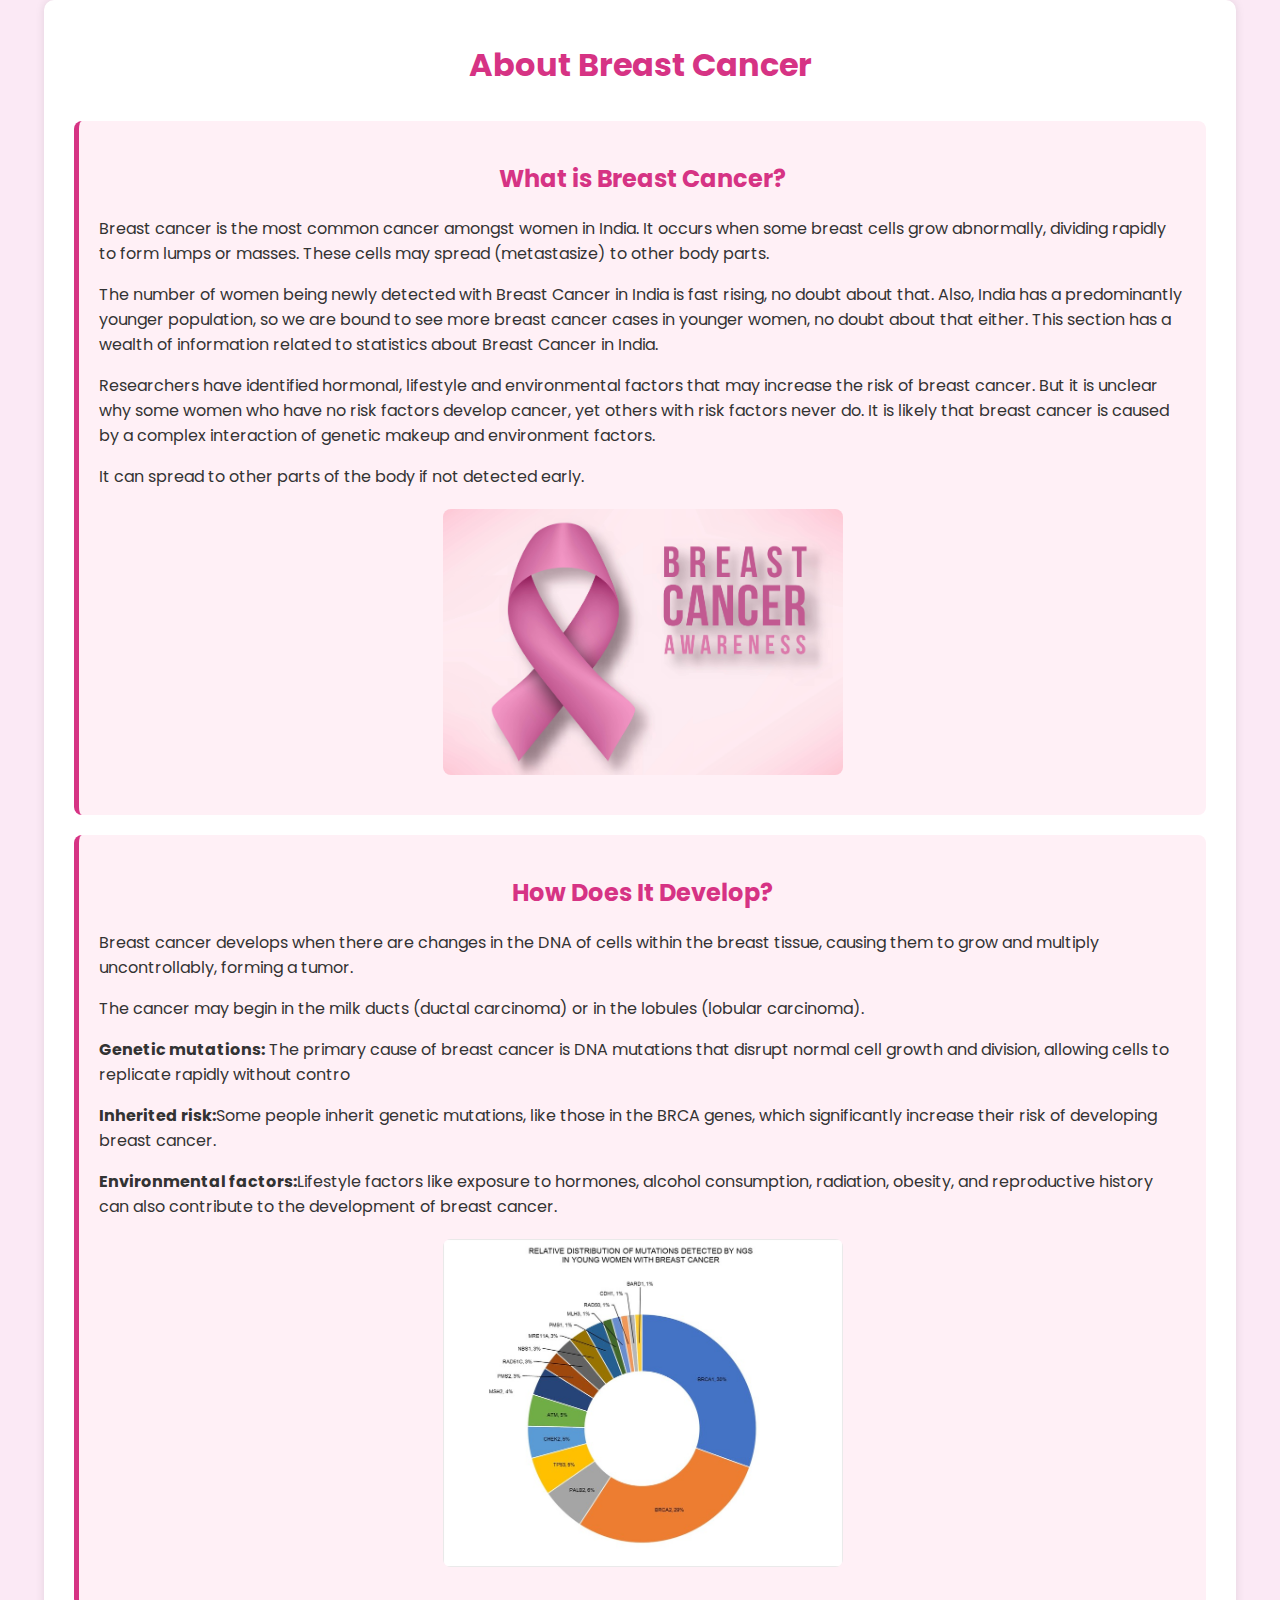
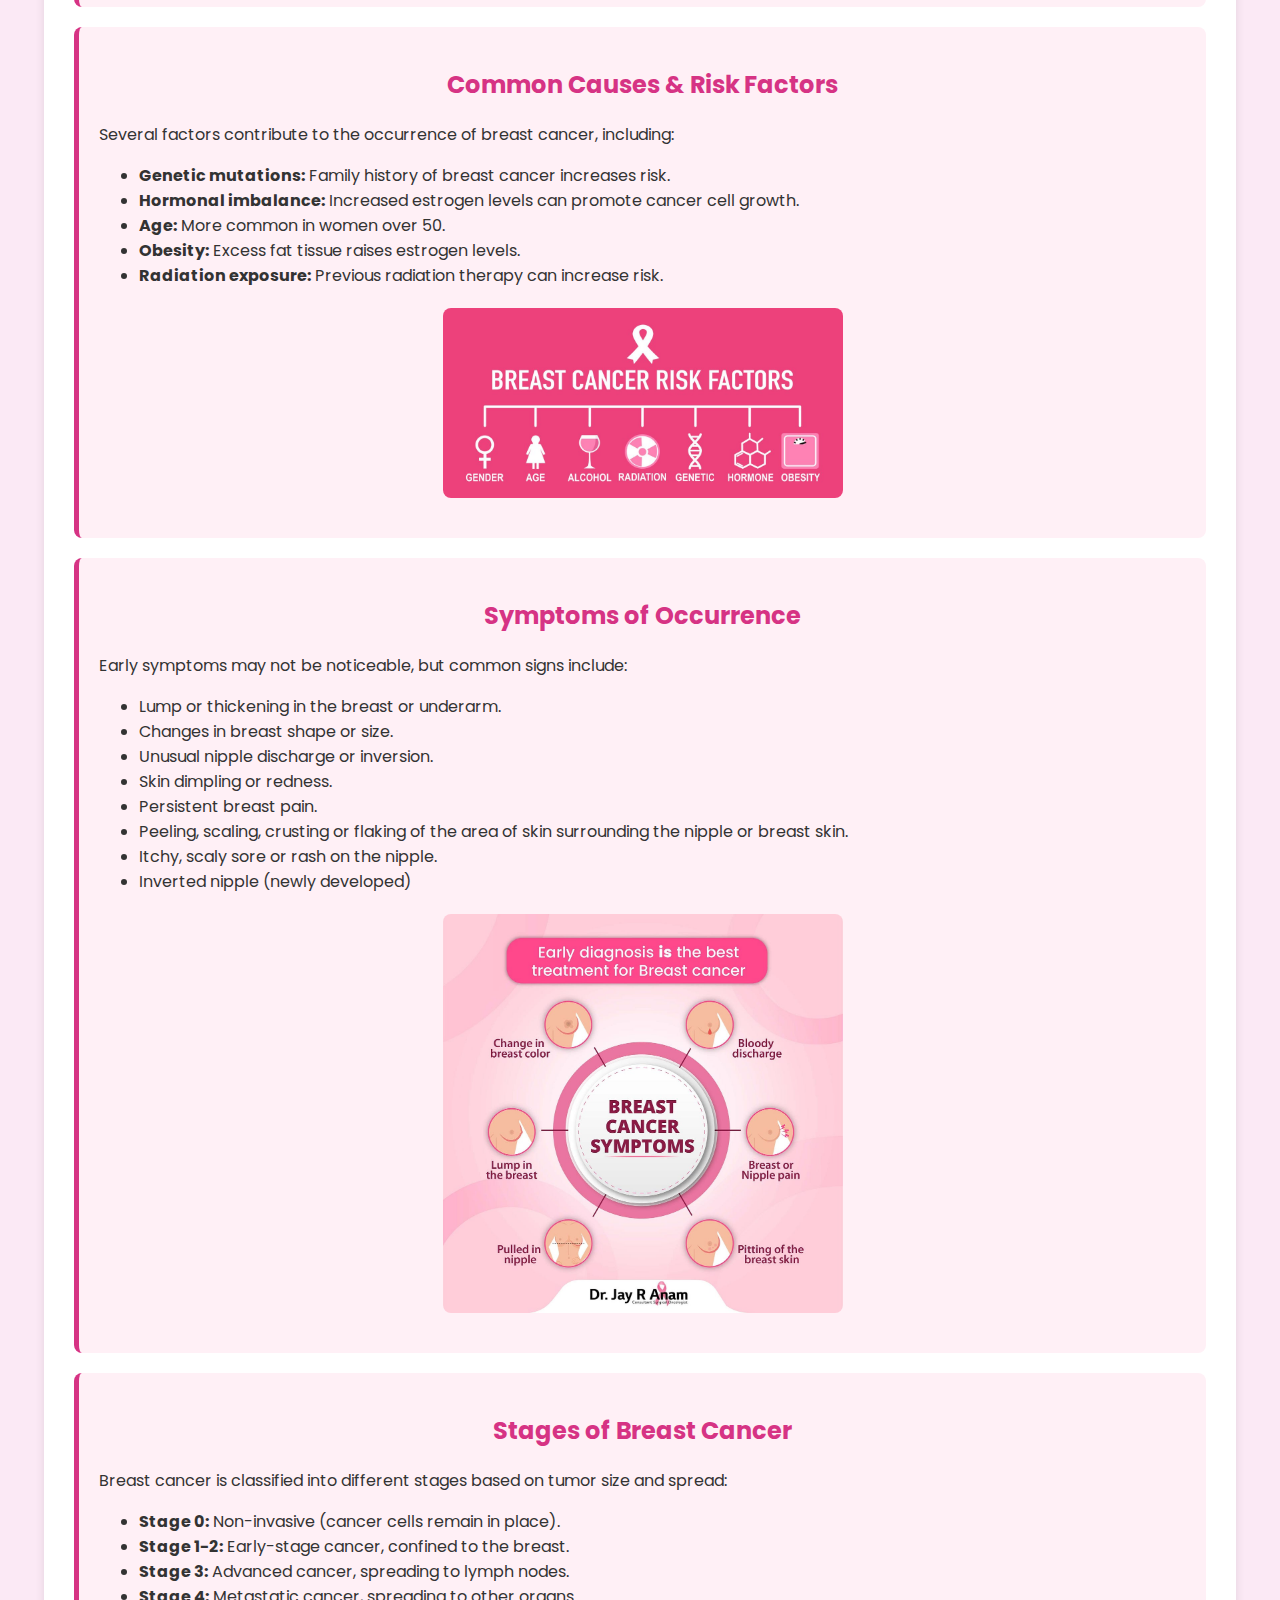
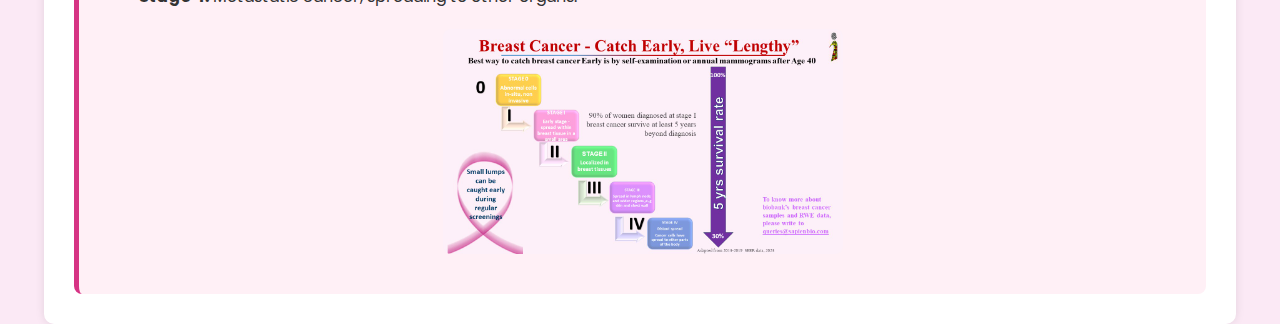
<file: templates/about.html>
<!DOCTYPE html>
<html lang="en">

<head>
    <meta charset="UTF-8">
    <meta name="viewport" content="width=device-width, initial-scale=1.0">
    <title>About Breast Cancer</title>
    <link href="https://fonts.googleapis.com/css2?family=Poppins:wght@300;400;600&display=swap" rel="stylesheet">
    <style>
        /* General Styling */
        body {
            font-family: 'Poppins', sans-serif;
            margin: 0;
            padding: 0;
            background-color: #fbe9f5;
            color: #333;
        }

        /* Container */
        .container {
            width: 90%;
            max-width: 1200px;
            margin: auto;
            padding: 20px;
            background: #fff;
            box-shadow: 0 0 10px rgba(0, 0, 0, 0.1);
            border-radius: 10px;
        }

        h1 {
            text-align: center;
            color: #d63384;
        }

        .content {
            display: flex;
            flex-wrap: wrap;
            justify-content: space-between;
        }

        /* Section Styling */
        .section {
            flex: 1 1 calc(50% - 20px);
            margin: 10px;
            padding: 20px;
            border-left: 5px solid #d63384;
            background: #fff0f6;
            border-radius: 8px;

        }

        .section h2 {
            color: #d63384;
            text-align: center;
        }

        .section ul {
            text-align: left;
        }

        .section img {
            width: 100%;
            max-width: 400px;
            border-radius: 8px;
            margin: 20px auto;
            display: block;
        }

        /* Responsive Design */
        @media (max-width: 1024px) {
            .section {
                flex: 1 1 100%;
                text-align: center;
            }

            .section ul {
                padding-left: 20px;
            }
        }

        @media (max-width: 768px) {
            .container {
                width: 95%;
                padding: 15px;
            }

            h1 {
                font-size: 24px;
            }

            .section {
                padding: 15px;
                text-align: left;
            }

            .section img {
                max-width: 100%;
            }
        }
    </style>
</head>

<body>

    <div class="container">
        <h1>About Breast Cancer</h1>
        <div class="content">

            <!-- What is Breast Cancer? -->
            <div class="section">
                <h2>What is Breast Cancer?</h2>
                <p>Breast cancer is the most common cancer amongst women in India. It occurs when some breast cells grow
                    abnormally, dividing rapidly to form lumps or masses. These cells may spread (metastasize) to other
                    body parts.</p>

                <p>The number of women being newly detected with Breast Cancer in India is fast rising, no doubt about
                    that. Also, India has a predominantly younger population, so we are bound to see more breast cancer
                    cases in younger women, no doubt about that either. This section has a wealth of information related
                    to statistics about Breast Cancer in India.</p>

                <p>Researchers have identified hormonal, lifestyle and environmental factors that may increase the risk
                    of breast cancer. But it is unclear why some women who have no risk factors develop cancer, yet
                    others with risk factors never do. It is likely that breast cancer is caused by a complex
                    interaction of genetic makeup and environment factors.</p>
                <p>It can spread to other parts of the body if not detected early.</p>
                <img src="../static/assets/breast-cancer-awareness.jpg" alt="Breast Cancer Cells">
            </div>

            <!-- How Does It Develop? -->
            <div class="section">
                <h2>How Does It Develop?</h2>
                <p>Breast cancer develops when there are changes in the DNA of cells within the breast tissue, causing them to grow and multiply uncontrollably, forming a tumor.</p>
                <p></p>
                <p>The cancer may begin in the milk ducts (ductal carcinoma) or in the lobules (lobular carcinoma).</p>

                <p><strong>Genetic mutations:</strong>
                    The primary cause of breast cancer is DNA mutations that disrupt normal cell growth and division, allowing cells to replicate rapidly without contro</p>

                    <p><strong>Inherited risk:</strong>Some people inherit genetic mutations, like those in the BRCA genes, which significantly increase their risk of developing breast cancer. </p>

                    <p><strong>Environmental factors:</strong>Lifestyle factors like exposure to hormones, alcohol consumption, radiation, obesity, and reproductive history can also contribute to the development of breast cancer.</p>
                <img src="../static/assets/mutation.png" alt="Genetic Mutation">
            </div>

            <!-- Common Causes & Risk Factors -->
            <div class="section">
                <h2>Common Causes & Risk Factors</h2>
                <p>Several factors contribute to the occurrence of breast cancer, including:</p>
                <ul>
                    <li><strong>Genetic mutations:</strong> Family history of breast cancer increases risk.</li>
                    <li><strong>Hormonal imbalance:</strong> Increased estrogen levels can promote cancer cell growth.
                    </li>
                    <li><strong>Age:</strong> More common in women over 50.</li>
                    <li><strong>Obesity:</strong> Excess fat tissue raises estrogen levels.</li>
                    <li><strong>Radiation exposure:</strong> Previous radiation therapy can increase risk.</li>
                </ul>
                <img src="../static/assets/risk-factors.jpg" alt="Risk Factors">
            </div>

            <!-- Symptoms of Occurrence -->
            <div class="section">
                <h2>Symptoms of Occurrence</h2>
                <p>Early symptoms may not be noticeable, but common signs include:</p>
                <ul>
                    <li>Lump or thickening in the breast or underarm.</li>
                    <li>Changes in breast shape or size.</li>
                    <li>Unusual nipple discharge or inversion.</li>
                    <li>Skin dimpling or redness.</li>
                    <li>Persistent breast pain.</li>
                    <li>Peeling, scaling, crusting or flaking of the area of skin surrounding the nipple or breast skin.</li>
                <li>Itchy, scaly sore or rash on the nipple.</li>
                <li>Inverted nipple (newly developed)</li>
                </ul>
                <img src="../static/assets/symptoms.jpg" alt="Breast Symptoms">
            </div>

            <!-- Stages of Breast Cancer -->
            <div class="section">
                <h2>Stages of Breast Cancer</h2>
                <p>Breast cancer is classified into different stages based on tumor size and spread:</p>
                <ul>
                    <li><strong>Stage 0:</strong> Non-invasive (cancer cells remain in place).</li>
                    <li><strong>Stage 1-2:</strong> Early-stage cancer, confined to the breast.</li>
                    <li><strong>Stage 3:</strong> Advanced cancer, spreading to lymph nodes.</li>
                    <li><strong>Stage 4:</strong> Metastatic cancer, spreading to other organs.</li>
                </ul>
                <img src="../static/assets/stage.jpg" alt="Breast Cancer Stages">
            </div>

        </div>
    </div>

</body>

</html>
</file>
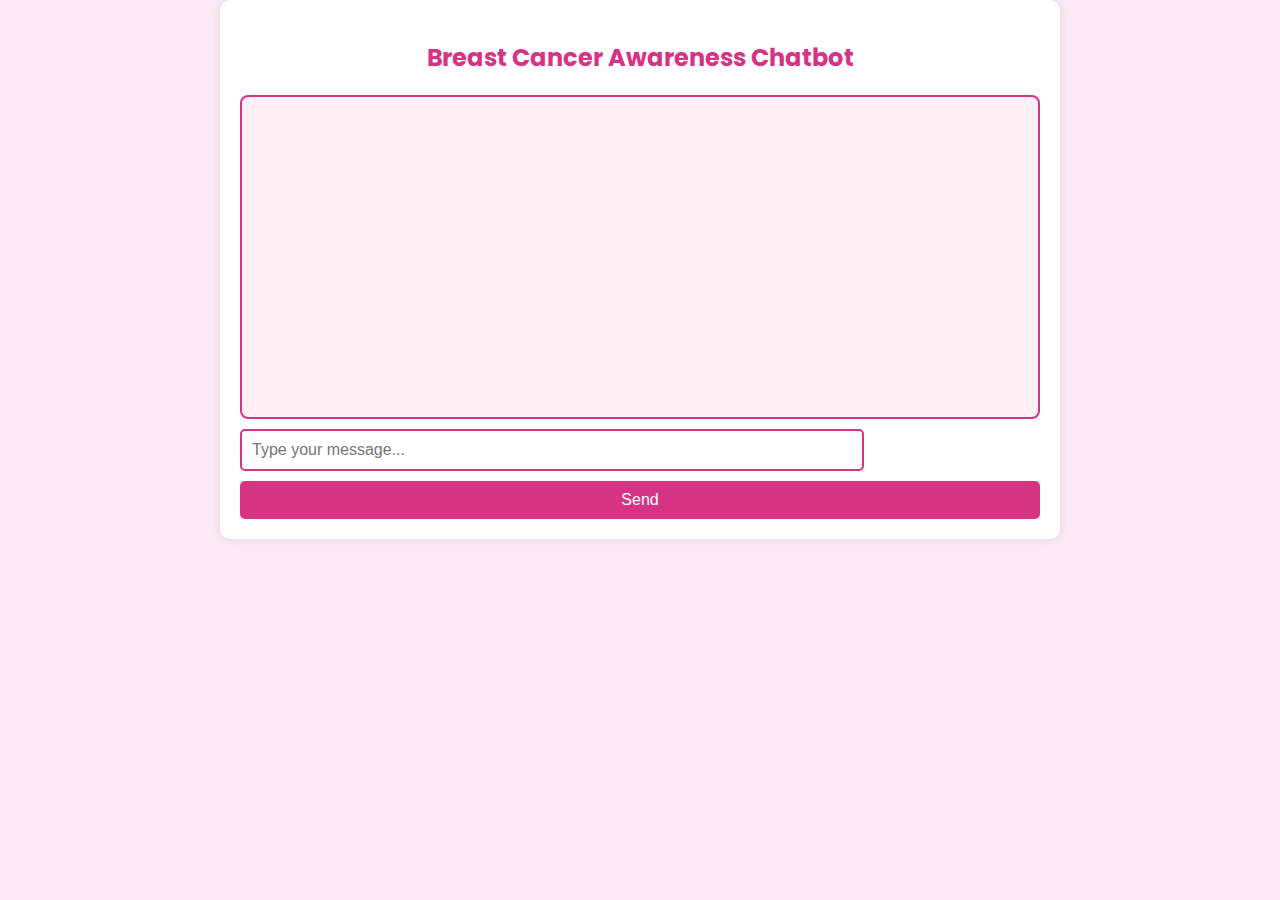
<file: templates/chatbot.html>
<!DOCTYPE html>
<html lang="en">
<head>
    <meta charset="UTF-8">
    <meta name="viewport" content="width=device-width, initial-scale=1.0">
    <title>Breast Cancer Awareness Chatbot</title>
    <link href="https://fonts.googleapis.com/css2?family=Poppins:wght@300;400;600&display=swap" rel="stylesheet">
    <style>
        body {
            font-family: 'Poppins', sans-serif;
            margin: 0;
            padding: 0;
            background-color: #fbe9f5;
            color: #333;
        }
        .container {
            width: 90%;
            max-width: 800px;
            margin: auto;
            padding: 20px;
            background: #fff;
            box-shadow: 0 0 10px rgba(0, 0, 0, 0.1);
            border-radius: 10px;
            text-align: center;
        }
        h2 {
            color: #d63384;
        }
        #chatbox {
            display: flex;
            flex-direction: column;
            gap: 10px;
        }
        #messages {
            height: 300px;
            overflow-y: auto;
            border: 2px solid #d63384;
            padding: 10px;
            background: #fff0f6;
            border-radius: 8px;
            text-align: left;
        }
        input {
            width: 75%;
            padding: 10px;
            border: 2px solid #d63384;
            border-radius: 5px;
            font-size: 16px;
        }
        button {
            padding: 10px 15px;
            background: #d63384;
            color: white;
            border: none;
            border-radius: 5px;
            cursor: pointer;
            font-size: 16px;
        }
        button:hover {
            background: #b8206e;
        }
    </style>
</head>
<body>

    <div class="container">
        <h2>Breast Cancer Awareness Chatbot</h2>
        <div id="chatbox">
            <div id="messages"></div>
            <input type="text" id="userInput" placeholder="Type your message..." />
            <button onclick="sendMessage()">Send</button>
        </div>
    </div>

    <script>
        function sendMessage() {
            var userText = document.getElementById("userInput").value;
            if (userText.trim() === "") return;

            var messagesDiv = document.getElementById("messages");
            messagesDiv.innerHTML += "<p><strong>You:</strong> " + userText + "</p>";

            fetch("/chatbot_response", {
                method: "POST",
                headers: { "Content-Type": "application/json" },
                body: JSON.stringify({ message: userText })
            })
            .then(response => response.json())
            .then(data => {
                messagesDiv.innerHTML += "<p><strong>Bot:</strong> " + data.response + "</p>";
                document.getElementById("userInput").value = "";
                messagesDiv.scrollTop = messagesDiv.scrollHeight;
            });
        }
    </script>

</body>
</html>
</file>
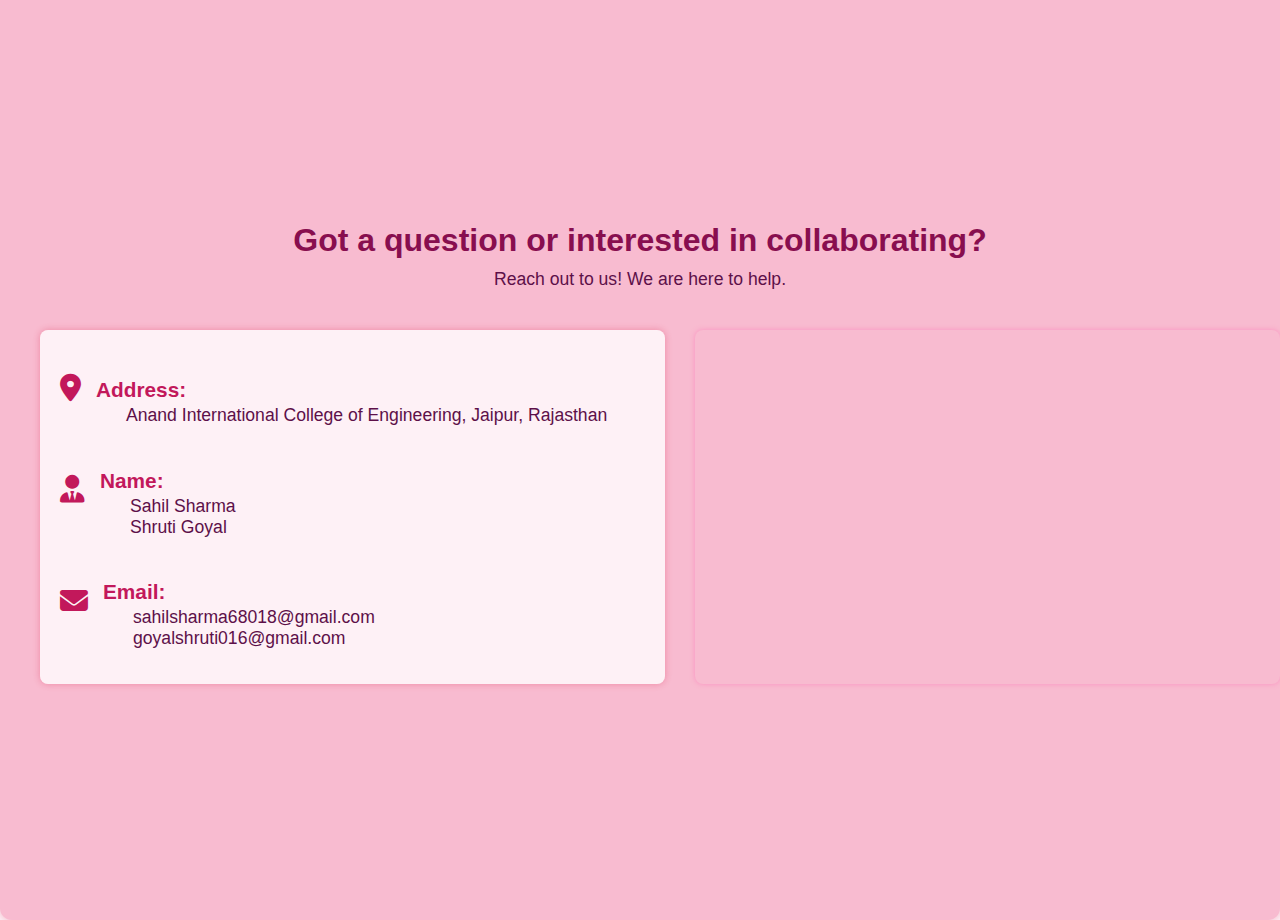
<file: templates/contact.html>
<!DOCTYPE html>
<html lang="en">

<head>
    <meta charset="UTF-8">
    <meta name="viewport" content="width=device-width, initial-scale=1.0">
    <title>Contact</title>
    <link rel="stylesheet" href="https://cdnjs.cloudflare.com/ajax/libs/font-awesome/6.7.2/css/all.min.css"
        integrity="sha512-Evv84Mr4kqVGRNSgIGL/F/aIDqQb7xQ2vcrdIwxfjThSH8CSR7PBEakCr51Ck+w+/U6swU2Im1vVX0SVk9ABhg=="
        crossorigin="anonymous" referrerpolicy="no-referrer" />
    <style>
        /* Global Styles */
        body {
            font-family: 'Poppins', sans-serif;
            margin: 0;
            padding: 0;
            background-color: #fdf2f8; /* Light Pink Background */
            display: flex;
            justify-content: center;
            align-items: center;
            height: 100vh;
            width: 100vw;
            color: #333;
            text-align: left;
            overflow: hidden; /* Prevent scrolling */
        }

        /* Main Content */
        .main-content {
            width: 100vw;
            height: 100vh;
            background: #f8bbd0; /* Matching Section Background */
            padding: 20px;
            border-radius: 12px;
            box-shadow: 0px 0px 10px rgba(220, 20, 60, 0.3);
            display: flex;
            flex-direction: column;
            justify-content: center;
            min-height: 90vh;
        }

        h2 {
            font-size: 2rem;
            font-weight: 600;
            margin-bottom: 10px;
            color: #880e4f;
            text-align: center;
        }

        p {
            font-size: 1.1rem;
            max-width: 600px;
            margin: 0 auto 20px;
            color: #5d1049;
            text-align: center;
        }

        /* Contact Section */
        .contact-container {
            display: flex;
            justify-content: space-between;
            align-items: center;
            gap: 30px;
            width: 100%;
            padding: 20px;
        }

        /* Contact Info */
        .contact-info {
            width: 50%;
            padding: 20px;
            border-radius: 8px;
            background: rgba(255, 255, 255, 0.8);
            box-shadow: 0px 0px 7px rgba(220, 20, 60, 0.3);
        }

        .info-item {
            display: flex;
            align-items: center;
            margin-bottom: 15px;
        }

        .info-item h4 {
            font-size: 1.3rem;
            margin-bottom: 3px;
            color: #c2185b;
        }

        .info-item div {
            display: flex;
            flex-direction: column;
        }

        .info-item p {
            margin: 0;
            padding-left: 30px;
            text-align: left;
        }

        .info-item i {
            font-size: 28px;
            color: #c2185b;
            margin-right: 15px;
        }

        /* Google Map */
        .map {
            width: 50%;
            height: 100%;
        }

        .map iframe {
            width: 100%;
            height: 100%;
            border-radius: 8px;
            border: none;
            box-shadow: 0px 0px 5px rgba(255, 105, 180, 0.5);
        }

        /* Responsive Design */
        @media (max-width: 1024px) {
            .main-content {
                height: auto;
            }

            .contact-container {
                flex-direction: column;
                align-items: center;
                gap: 20px;
            }

            .contact-info, .map {
                width: 90%;
            }

            .map iframe {
                height: 300px;
            }
        }

        @media (max-width: 768px) {
            body {
                overflow-y: auto;
            }

            .main-content {
                height: auto;
                padding-bottom: 50px;
            }

            .contact-container {
                flex-direction: column;
                align-items: center;
                gap: 20px;
            }

            .contact-info, .map {
                width: 100%;
            }

            .map iframe {
                height: 250px;
            }
        }
    </style>
</head>

<body>

    <!-- Main Contact Section -->
    <div class="main-content">
        <h2>Got a question or interested in collaborating?</h2>
        <p> Reach out to us! We are here to help.</p>

        <div class="contact-container">
            <!-- Contact Details (Left) -->
            <div class="contact-info">
                <div class="info-item">
                    <i class="fas fa-map-marker-alt"></i>
                    <div>
                        <h4>Address:</h4>
                        <p>Anand International College of Engineering, Jaipur, Rajasthan</p>
                    </div>
                </div>
                <div class="info-item">
                    <i class="fa-solid fa-user-tie"></i>
                    <div>
                        <h4>Name:</h4>
                        <p>Sahil Sharma</p>
                        <p>Shruti Goyal</p>
                    </div>
                </div>
                <div class="info-item">
                    <i class="fas fa-envelope"></i>
                    <div>
                        <h4>Email:</h4>
                        <p>sahilsharma68018@gmail.com</p>
                        <p>goyalshruti016@gmail.com</p>
                    </div>
                </div>
            </div>

            <!-- Google Map (Right) -->
            <div class="map">
                <iframe
                    src="https://www.google.com/maps/embed?pb=!1m18!1m12!1m3!1d3559.295363650188!2d75.9683648748933!3d26.862355462253884!2m3!1f0!2f0!3f0!3m2!1i1024!2i768!4f13.1!3m3!1m2!1s0x396db8be74c25e59%3A0x675325c0c46956fc!2sAnand%20International%20College%20of%20Engineering!5e0!3m2!1sen!2sin!4v1740547663276!5m2!1sen!2sin"
                    allowfullscreen="">
                </iframe>
            </div>
        </div>
    </div>

</body>

</html>
</file>
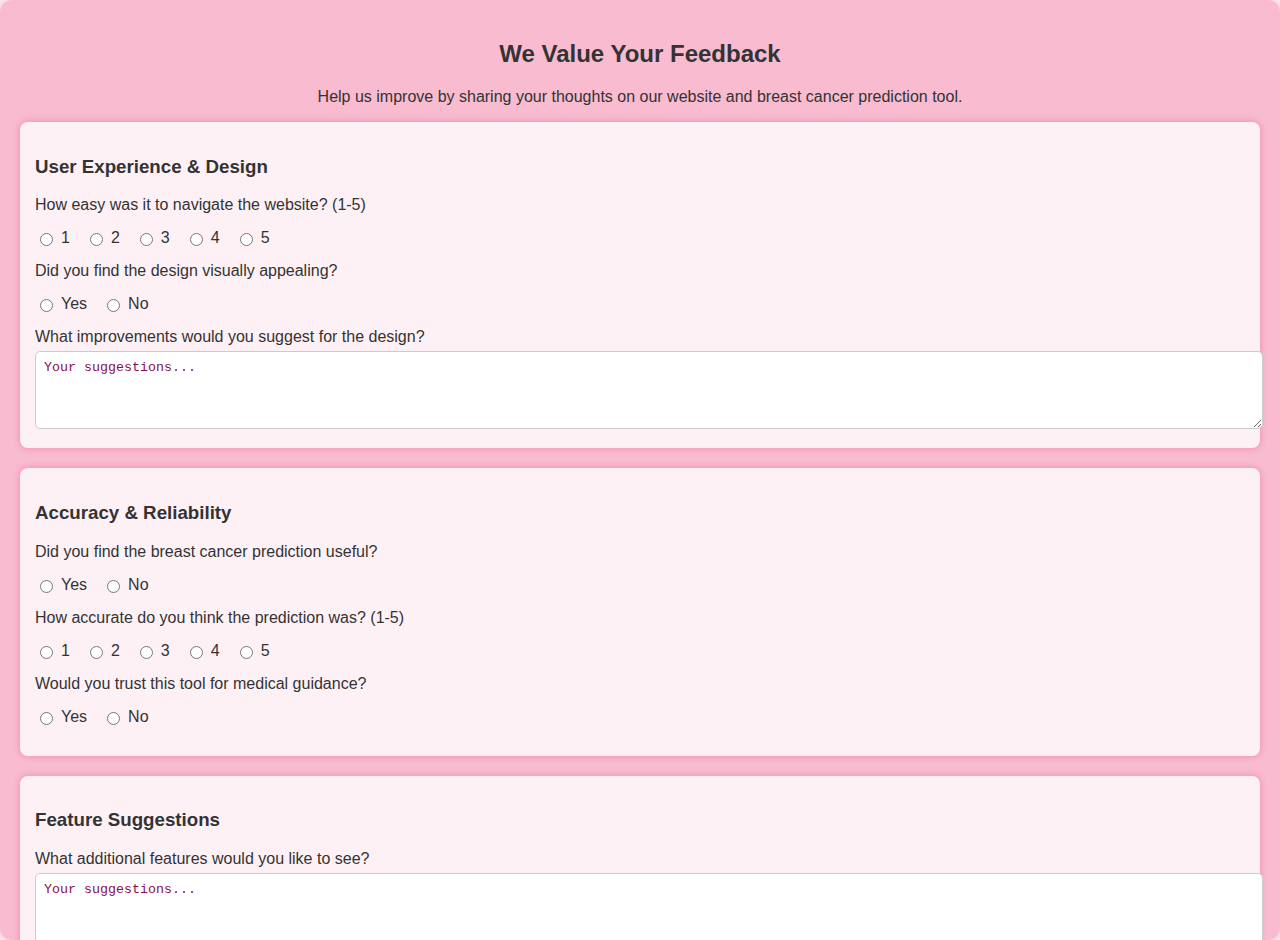
<file: templates/feedback.html>
<!DOCTYPE html>
<html lang="en">
<head>
    <meta charset="UTF-8">
    <meta name="viewport" content="width=device-width, initial-scale=1.0">
    <title>Feedback</title>
    <style>
        /* Global Styles */
        body {
            font-family: 'Poppins', sans-serif;
            margin: 0;
            padding: 0;
            background-color: #fdf2f8;
            display: flex;
            justify-content: center;
            align-items: center;
            min-height: 100vh;
            width: 100vw;
            color: #333;
        }

        /* Main Container */
        .feedback-container {
            width: 100vw;
            height: 100vh;
            background: #f8bbd0;
            padding: 20px;
            border-radius: 12px;
            box-shadow: 0px 0px 10px rgba(220, 20, 60, 0.3);
            text-align: center;
            overflow: auto;
        }

        /* Form */
        form {
            display: flex;
            flex-direction: column;
            gap: 20px;
        }

        /* Feedback Section */
        .feedback-section {
            background: rgba(255, 255, 255, 0.8);
            padding: 15px;
            border-radius: 8px;
            box-shadow: 0px 0px 7px rgba(220, 20, 60, 0.3);
            text-align: left;
        }

        /* Labels */
        label {
            font-weight: 500;
            display: block;
            margin: 10px 0 5px;
            cursor: pointer;
        }

        /* Radio Button Groups */
        .radio-group, .rating {
            display: flex;
            gap: 15px;
            margin-bottom: 10px;
        }

        .radio-group label, .rating label {
            display: flex;
            align-items: center;
            gap: 5px;
            cursor: pointer;
        }

        /* Textarea */
        textarea {
            width: 100%;
            min-height: 60px;
            padding: 8px;
            border: 1px solid #ccc;
            border-radius: 5px;
            resize: vertical;
        }

        textarea::placeholder, input::placeholder {
            color: #880e4f;
        }

        /* Submit Button */
        button {
            background: #c2185b;
            color: white;
            border: none;
            padding: 10px 15px;
            border-radius: 5px;
            font-size: 1rem;
            cursor: pointer;
            transition: 0.3s;
        }

        button:hover {
            background: #880e4f;
        }

    </style>
</head>
<body>
    <div class="feedback-container">
        <h2>We Value Your Feedback</h2>
        <p>Help us improve by sharing your thoughts on our website and breast cancer prediction tool.</p>

        <form action="/feedback" method="POST">
            <!-- User Experience & Design Feedback -->
            <div class="feedback-section">
                <h3>User Experience & Design</h3>
                <label>How easy was it to navigate the website? (1-5)</label>
                <div class="rating">
                    <label><input type="radio" name="navigation" value="1"> 1</label>
                    <label><input type="radio" name="navigation" value="2"> 2</label>
                    <label><input type="radio" name="navigation" value="3"> 3</label>
                    <label><input type="radio" name="navigation" value="4"> 4</label>
                    <label><input type="radio" name="navigation" value="5"> 5</label>
                </div>

                <label>Did you find the design visually appealing?</label>
                <div class="radio-group">
                    <label><input type="radio" name="design" value="Yes"> Yes</label>
                    <label><input type="radio" name="design" value="No"> No</label>
                </div>

                <label>What improvements would you suggest for the design?</label>
                <textarea name="design_suggestions" placeholder="Your suggestions..."></textarea>
            </div>

            <!-- Accuracy & Reliability Feedback -->
            <div class="feedback-section">
                <h3>Accuracy & Reliability</h3>
                <label>Did you find the breast cancer prediction useful?</label>
                <div class="radio-group">
                    <label><input type="radio" name="useful" value="Yes"> Yes</label>
                    <label><input type="radio" name="useful" value="No"> No</label>
                </div>

                <label>How accurate do you think the prediction was? (1-5)</label>
                <div class="rating">
                    <label><input type="radio" name="accuracy" value="1"> 1</label>
                    <label><input type="radio" name="accuracy" value="2"> 2</label>
                    <label><input type="radio" name="accuracy" value="3"> 3</label>
                    <label><input type="radio" name="accuracy" value="4"> 4</label>
                    <label><input type="radio" name="accuracy" value="5"> 5</label>
                </div>

                <label>Would you trust this tool for medical guidance?</label>
                <div class="radio-group">
                    <label><input type="radio" name="trust" value="Yes"> Yes</label>
                    <label><input type="radio" name="trust" value="No"> No</label>
                </div>
            </div>

            <!-- Feature Suggestions -->
            <div class="feedback-section">
                <h3>Feature Suggestions</h3>
                <label>What additional features would you like to see?</label>
                <textarea name="features" placeholder="Your suggestions..."></textarea>

                <label>Would you like a chatbot or additional resources on breast cancer?</label>
                <div class="radio-group">
                    <label><input type="radio" name="chatbot" value="Yes"> Yes</label>
                    <label><input type="radio" name="chatbot" value="No"> No</label>
                </div>
            </div>

            <!-- General Feedback -->
            <div class="feedback-section">
                <h3>General Feedback</h3>
                <label>Any other comments or suggestions?</label>
                <textarea name="general_feedback" placeholder="Share your thoughts..."></textarea>
            </div>

            <!-- Submit Button -->
            <button type="submit">Submit Feedback</button>
        </form>
    </div>
</body>
</html>
</file>
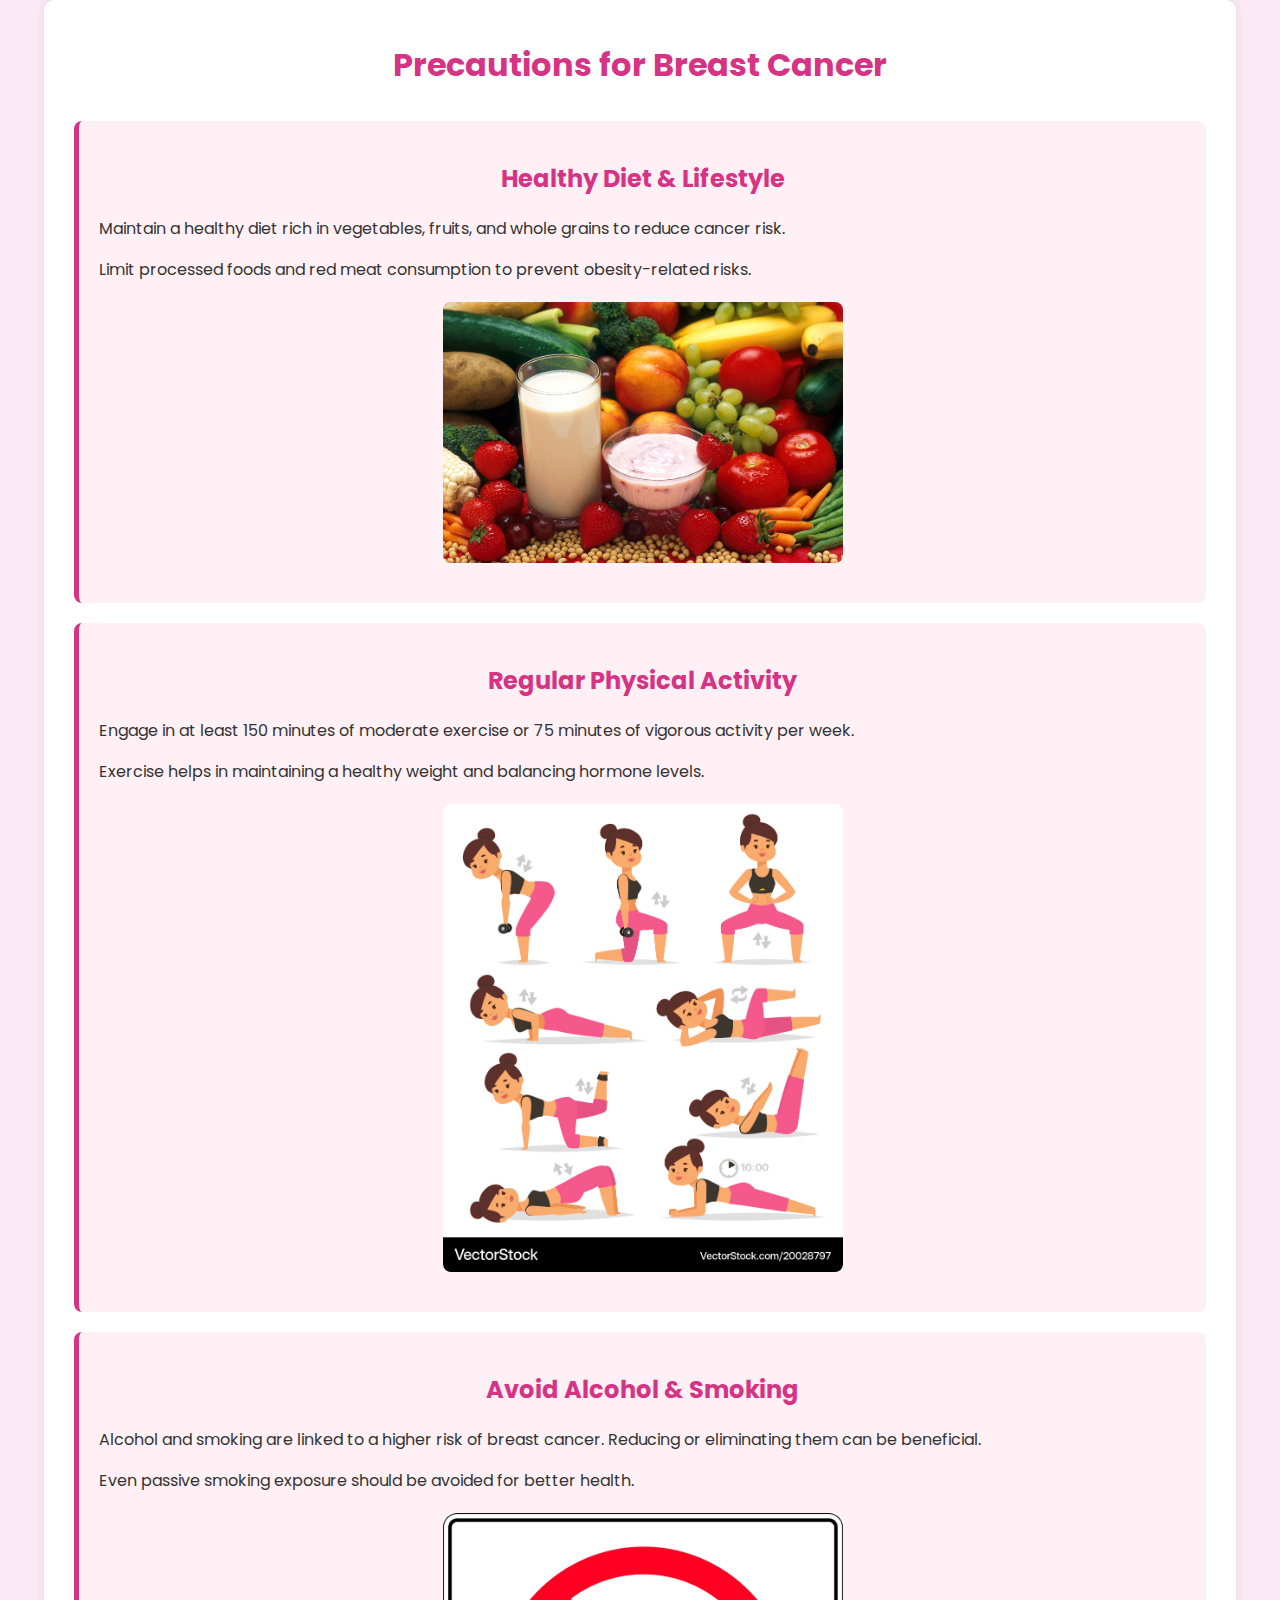
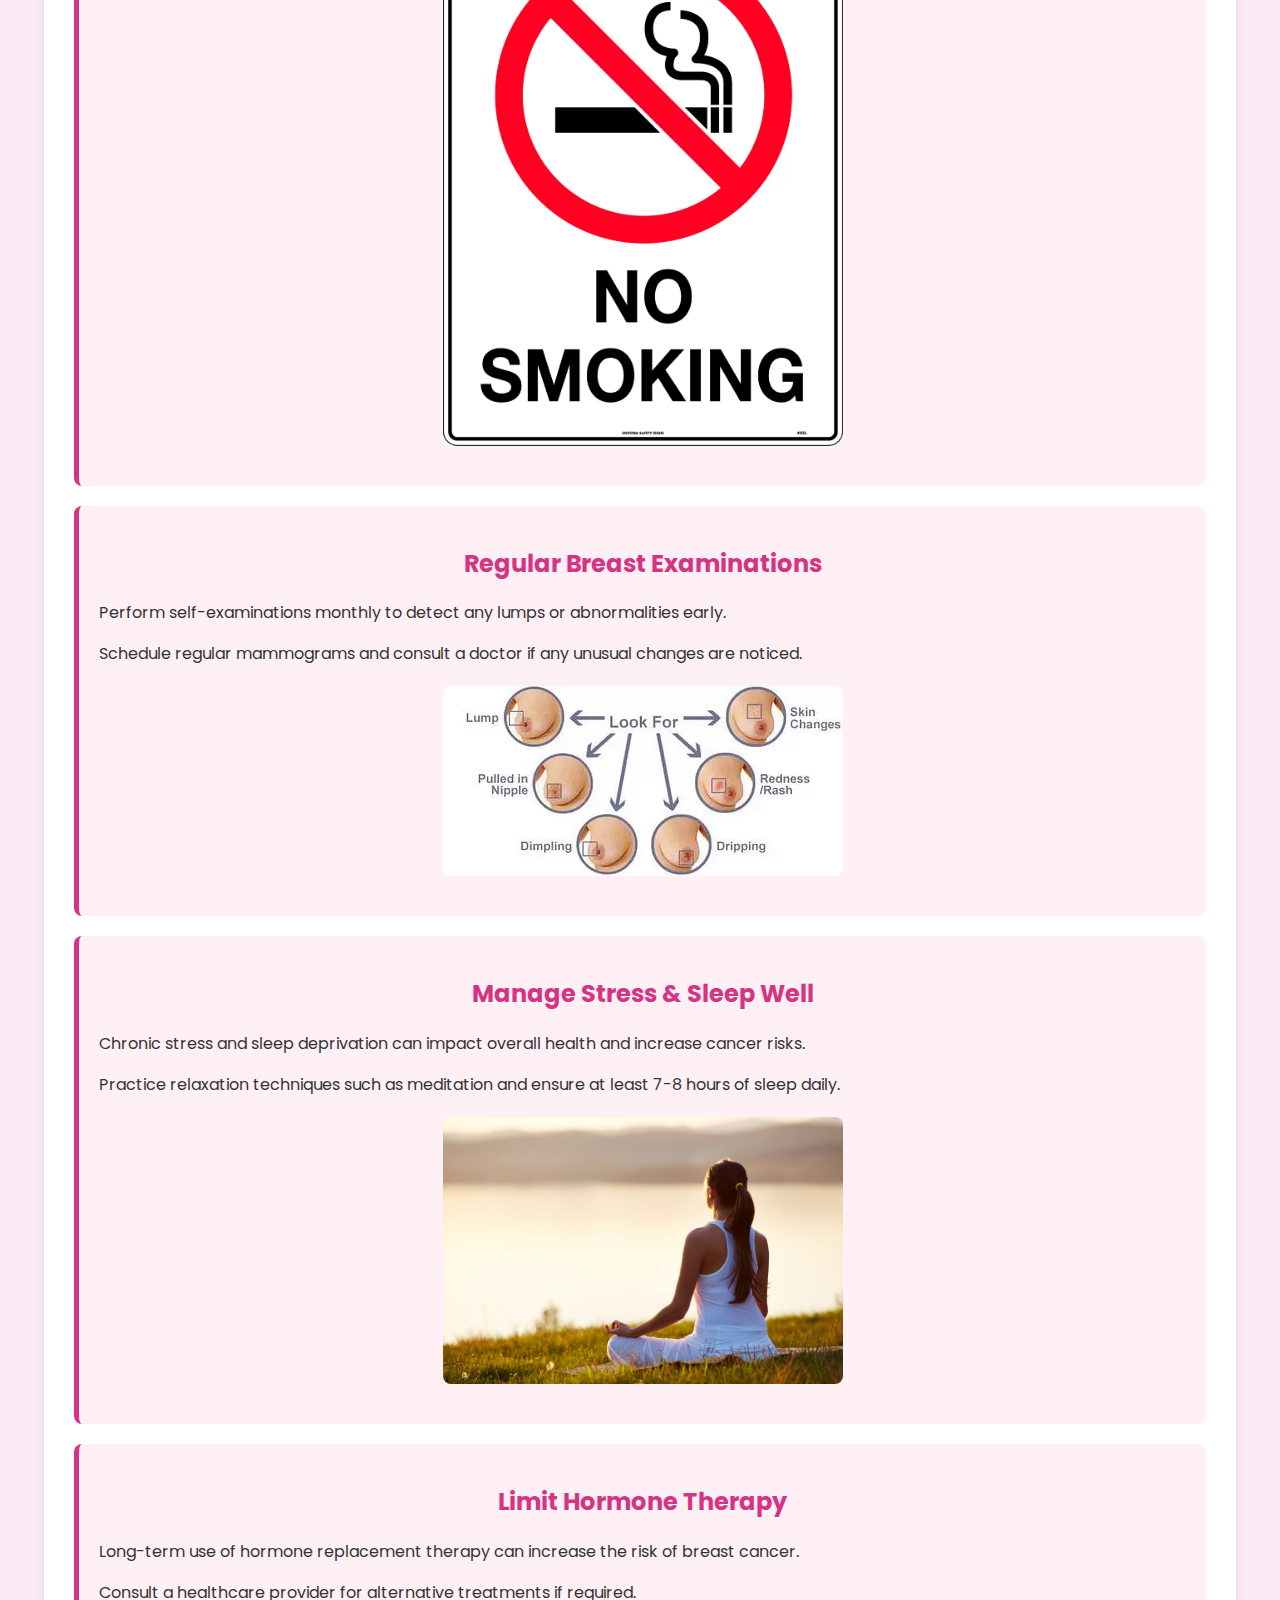
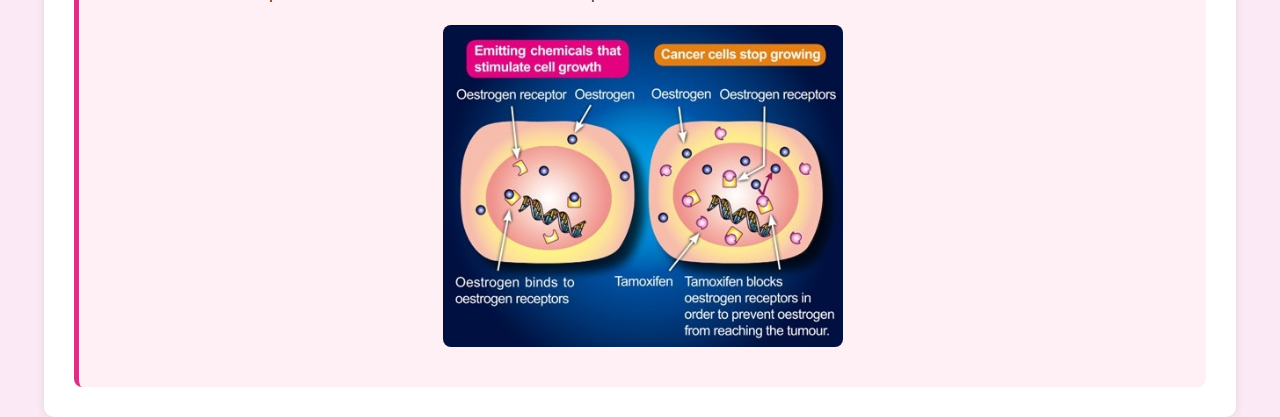
<file: templates/precautions.html>
<!DOCTYPE html>
<html lang="en">
<head>
    <meta charset="UTF-8">
    <meta name="viewport" content="width=device-width, initial-scale=1.0">
    <title>Precautions for Breast Cancer</title>
    <link href="https://fonts.googleapis.com/css2?family=Poppins:wght@300;400;600&display=swap" rel="stylesheet">
    <style>
        body {
            font-family: 'Poppins', sans-serif;
            margin: 0;
            padding: 0;
            background-color: #fbe9f5;
            color: #333;
        }
        .container {
            width: 90%;
            max-width: 1200px;
            margin: auto;
            padding: 20px;
            background: #fff;
            box-shadow: 0 0 10px rgba(0, 0, 0, 0.1);
            border-radius: 10px;
        }
        h1 {
            text-align: center;
            color: #d63384;
        }
        .content {
            display: flex;
            flex-wrap: wrap;
            justify-content: space-between;
        }
        .section {
            flex: 1 1 calc(50% - 20px);
            margin: 10px;
            padding: 20px;
            border-left: 5px solid #d63384;
            background: #fff0f6;
            border-radius: 8px;
        }
        .section img {
            width: 100%;
            max-width: 400px;
            border-radius: 8px;
            margin: 20px auto;
            height: auto;
            display: block;
        }

        .section h2 {
            color: #d63384;
            text-align: center;
        }
        @media (max-width: 768px) {
            .section {
                flex: 1 1 100%;
            }
        }
    </style>
</head>
<body>
    <div class="container">
        <h1>Precautions for Breast Cancer</h1>
        <div class="content">
            <div class="section">
                <h2>Healthy Diet & Lifestyle</h2>
                <p>Maintain a healthy diet rich in vegetables, fruits, and whole grains to reduce cancer risk.</p>
                <p>Limit processed foods and red meat consumption to prevent obesity-related risks.</p>
                <img src="../static/assets/healthy-food-prev.jpg" alt="Healthy Food">
            </div>
            <div class="section">
                <h2>Regular Physical Activity</h2>
                <p>Engage in at least 150 minutes of moderate exercise or 75 minutes of vigorous activity per week.</p>
                <p>Exercise helps in maintaining a healthy weight and balancing hormone levels.</p>
                <img src="../static/assets/exercise.jpg" alt="Exercise">
            </div>
            <div class="section">
                <h2>Avoid Alcohol & Smoking</h2>
                <p>Alcohol and smoking are linked to a higher risk of breast cancer. Reducing or eliminating them can be beneficial.</p>
                <p>Even passive smoking exposure should be avoided for better health.</p>
                <img src="../static/assets/no-smoking.webp" alt="No Smoking">
            </div>
            <div class="section">
                <h2>Regular Breast Examinations</h2>
                <p>Perform self-examinations monthly to detect any lumps or abnormalities early.</p>
                <p>Schedule regular mammograms and consult a doctor if any unusual changes are noticed.</p>
                <img src="../static/assets/checkup.webp" alt="Doctor Checkup">
            </div>
            <div class="section">
                <h2>Manage Stress & Sleep Well</h2>
                <p>Chronic stress and sleep deprivation can impact overall health and increase cancer risks.</p>
                <p>Practice relaxation techniques such as meditation and ensure at least 7-8 hours of sleep daily.</p>
                <img src="../static/assets/meditation.jpg" alt="Meditation">
            </div>
            <div class="section">
                <h2>Limit Hormone Therapy</h2>
                <p>Long-term use of hormone replacement therapy can increase the risk of breast cancer.</p>
                <p>Consult a healthcare provider for alternative treatments if required.</p>
                <img src="../static/assets/therapy.jpg" alt="Hormone Therapy">
            </div>
        </div>
    </div>
</body>
</html>
</file>
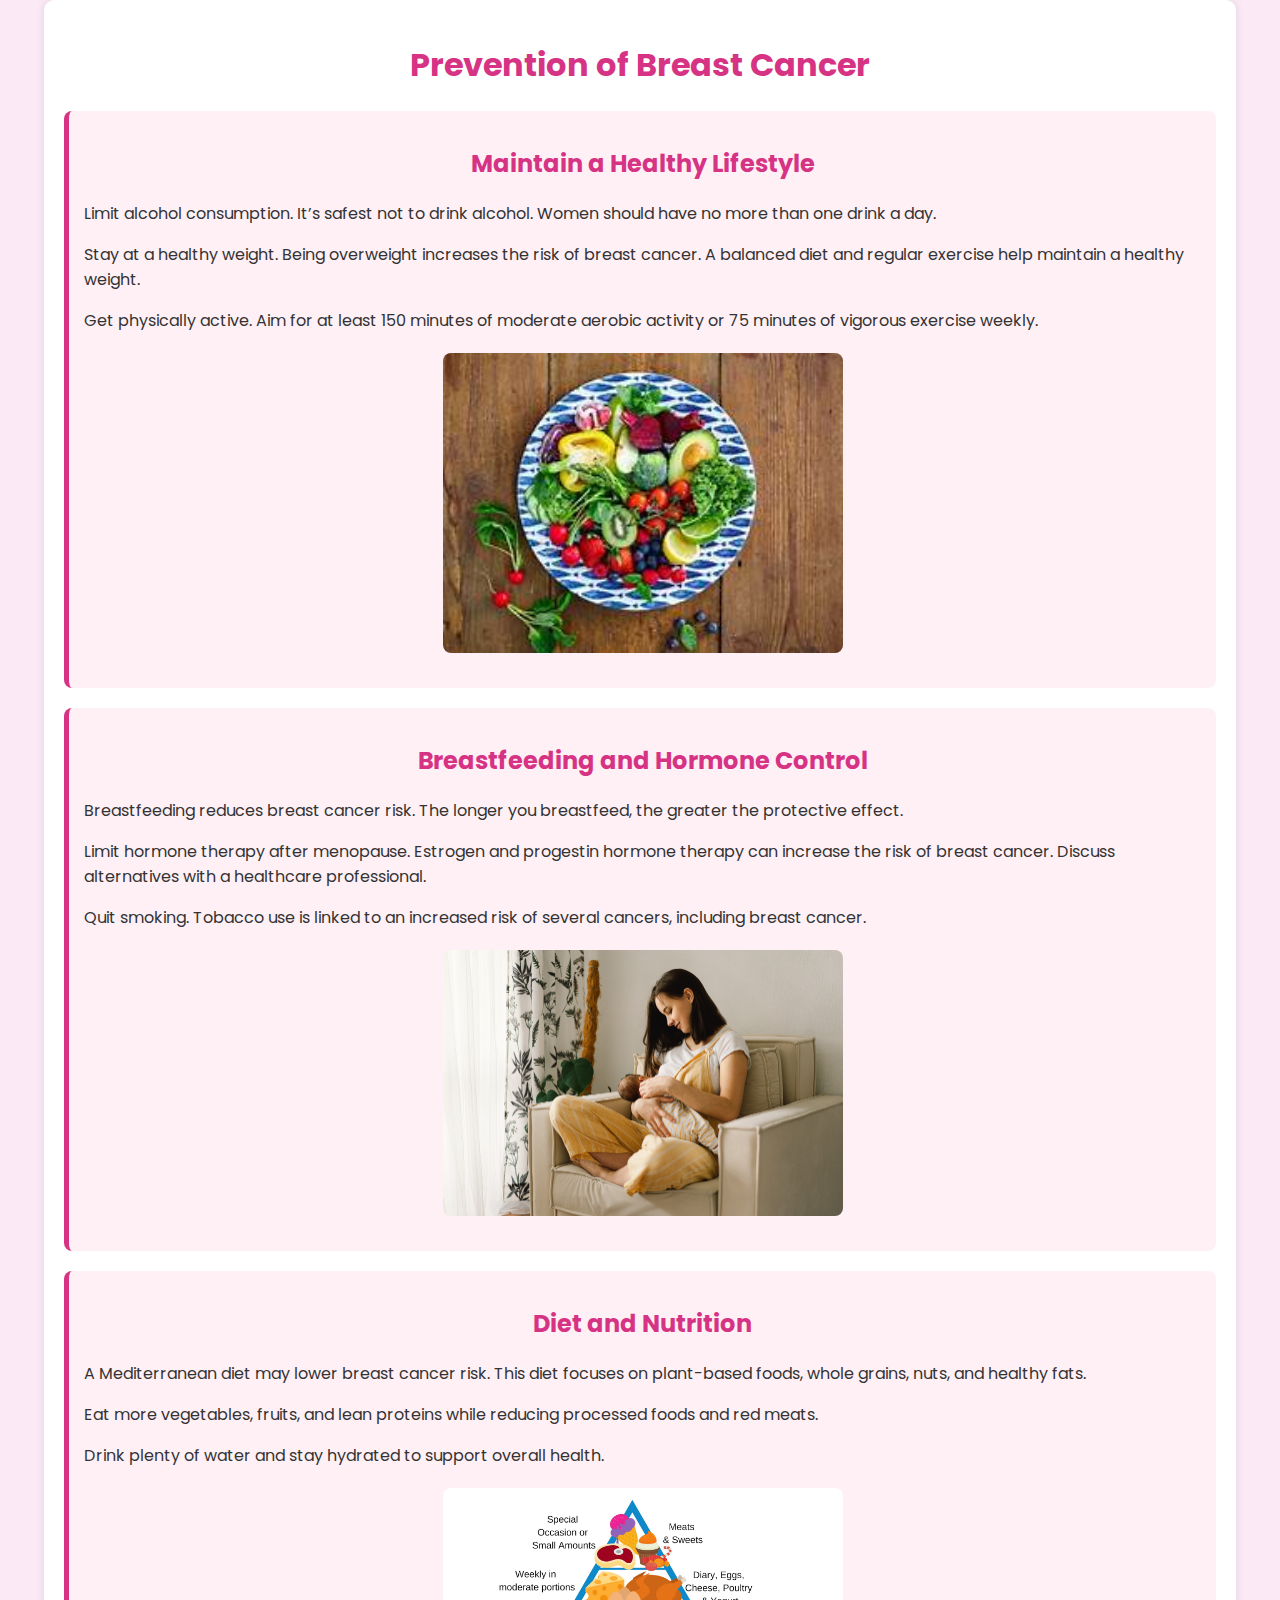
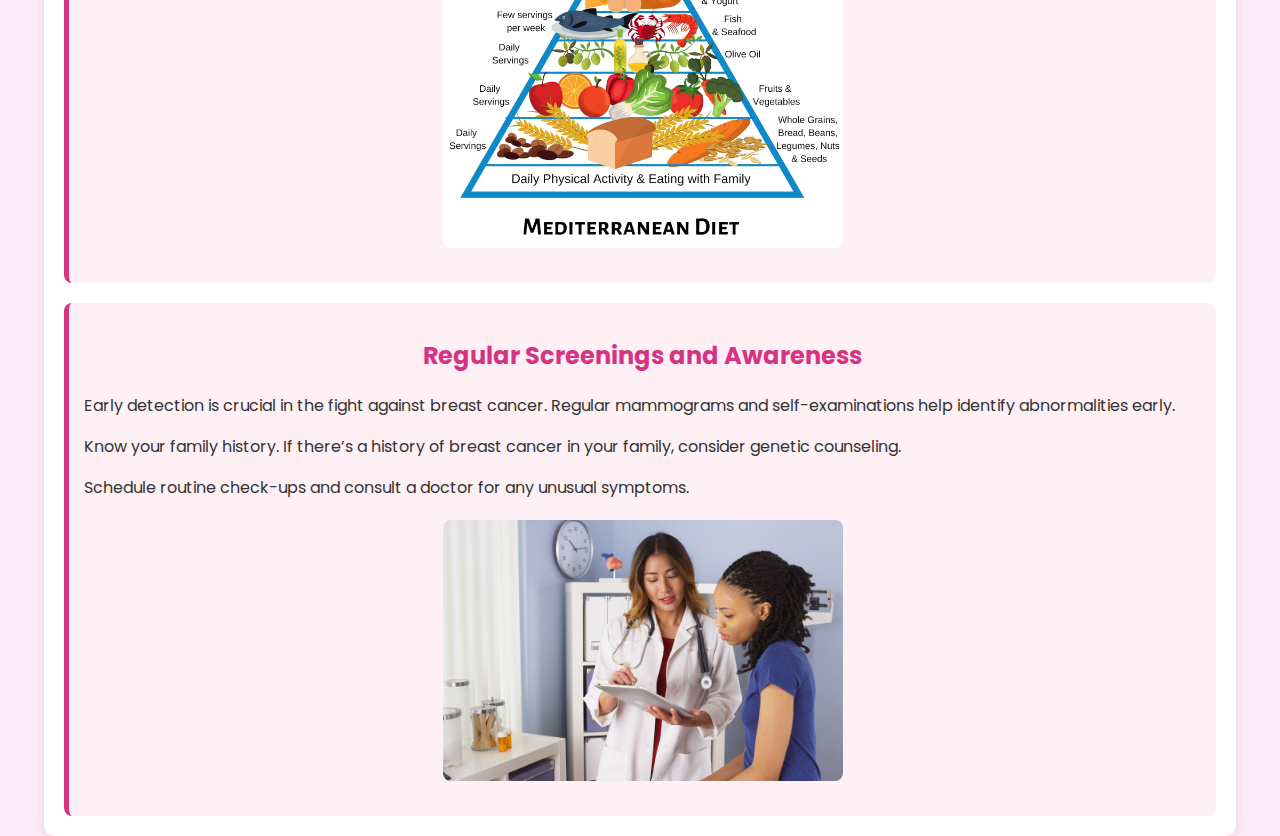
<file: templates/prevention.html>
<!DOCTYPE html>
<html lang="en">
<head>
    <meta charset="UTF-8">
    <meta name="viewport" content="width=device-width, initial-scale=1.0">
    <title>Prevention of Breast Cancer</title>
    <link href="https://fonts.googleapis.com/css2?family=Poppins:wght@300;400;600&display=swap" rel="stylesheet">
    <style>
        body {
            font-family: 'Poppins', sans-serif;
            margin: 0;
            padding: 0;
            background-color: #fbe9f5;
            color: #333;
        }
        .container {
            width: 90%;
            max-width: 1200px;
            margin: auto;
            padding: 20px;
            background: #fff;
            box-shadow: 0 0 10px rgba(0, 0, 0, 0.1);
            border-radius: 10px;
        }
        h1 {
            text-align: center;
            color: #d63384;
        }
        .content {
            display: flex;
            flex-wrap: wrap;
            gap: 20px;
            justify-content: center;
        }
        .section {
            flex: 1 1 calc(50% - 20px);
            min-width: 300px;
            padding: 15px;
            border-left: 5px solid #d63384;
            background: #fff0f6;
            border-radius: 8px;
         
        }
        .section img {
            width: 100%;
            max-width: 400px;
            border-radius: 8px;
            margin: 20px auto;
            display: block;
        }
        .section h2 {
            color: #d63384;
            text-align: center;
        }
        @media (max-width: 768px) {
            .section {
                flex: 1 1 100%;
            }
        }
    </style>
</head>
<body>
    <div class="container">
        <h1>Prevention of Breast Cancer</h1>
        <div class="content">
            <div class="section">
                <h2>Maintain a Healthy Lifestyle</h2>
                <p>Limit alcohol consumption. It’s safest not to drink alcohol. Women should have no more than one drink a day.</p>
                <p>Stay at a healthy weight. Being overweight increases the risk of breast cancer. A balanced diet and regular exercise help maintain a healthy weight.</p>
                <p>Get physically active. Aim for at least 150 minutes of moderate aerobic activity or 75 minutes of vigorous exercise weekly.</p>
                <img src="../static/assets/healthy-food.jpg" alt="Healthy Food">
            </div>
            <div class="section">
                <h2>Breastfeeding and Hormone Control</h2>
                <p>Breastfeeding reduces breast cancer risk. The longer you breastfeed, the greater the protective effect.</p>
                <p>Limit hormone therapy after menopause. Estrogen and progestin hormone therapy can increase the risk of breast cancer. Discuss alternatives with a healthcare professional.</p>
                <p>Quit smoking. Tobacco use is linked to an increased risk of several cancers, including breast cancer.</p>
                <img src="../static/assets/breastfeeding.jpg" alt="Breastfeeding">
            </div>
            <div class="section">
                <h2>Diet and Nutrition</h2>
                <p>A Mediterranean diet may lower breast cancer risk. This diet focuses on plant-based foods, whole grains, nuts, and healthy fats.</p>
                <p>Eat more vegetables, fruits, and lean proteins while reducing processed foods and red meats.</p>
                <p>Drink plenty of water and stay hydrated to support overall health.</p>
                <img src="../static/assets/Mediterranean-Diet.jpg" alt="Mediterranean Diet">
            </div>
            <div class="section">
                <h2>Regular Screenings and Awareness</h2>
                <p>Early detection is crucial in the fight against breast cancer. Regular mammograms and self-examinations help identify abnormalities early.</p>
                <p>Know your family history. If there’s a history of breast cancer in your family, consider genetic counseling.</p>
                <p>Schedule routine check-ups and consult a doctor for any unusual symptoms.</p>
                <img src="../static/assets/doctor.jpg" alt="Doctor Checkup">
            </div>
        </div>
    </div>
</body>
</html>
</file>
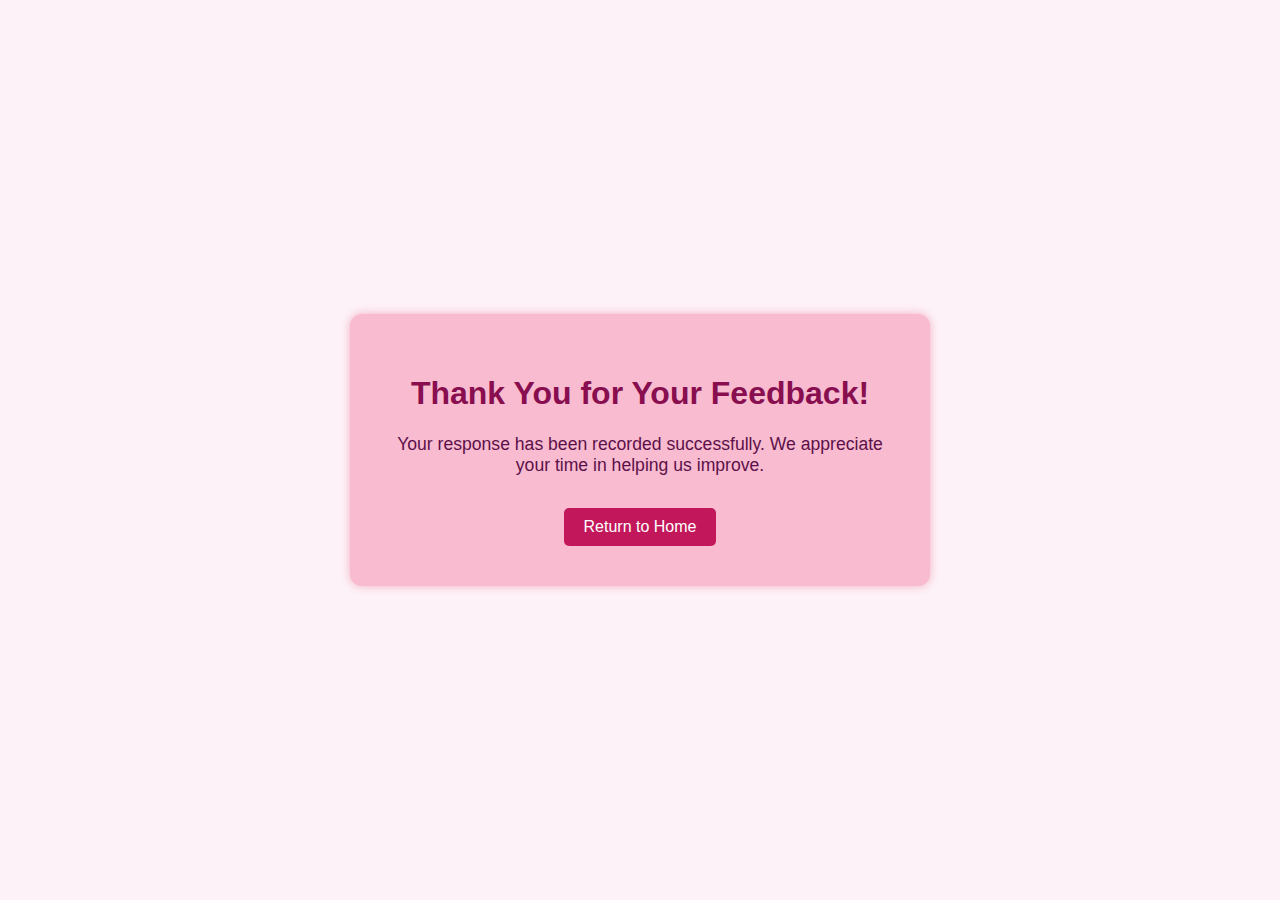
<file: templates/thank_you.html>
<!DOCTYPE html>
<html lang="en">
<head>
    <meta charset="UTF-8">
    <meta name="viewport" content="width=device-width, initial-scale=1.0">
    <title>Thank You</title>
    <style>
        /* Global Styles */
        body {
            font-family: 'Poppins', sans-serif;
            margin: 0;
            padding: 0;
            background-color: #fdf2f8; /* Light Pink */
            display: flex;
            justify-content: center;
            align-items: center;
            min-height: 100vh;
            text-align: center;
        }

        .thank-you-container {
            background: #f8bbd0; /* Matching Theme */
            padding: 40px;
            border-radius: 12px;
            box-shadow: 0px 0px 10px rgba(220, 20, 60, 0.3);
            max-width: 500px;
        }

        h1 {
            font-size: 2rem;
            color: #880e4f;
        }

        p {
            font-size: 1.1rem;
            color: #5d1049;
        }

        .home-btn {
            display: inline-block;
            background: #c2185b;
            color: white;
            padding: 10px 20px;
            border-radius: 5px;
            text-decoration: none;
            font-size: 1rem;
            margin-top: 15px;
            transition: 0.3s;
        }

        .home-btn:hover {
            background: #880e4f;
        }
    </style>
</head>
<body>
    <div class="thank-you-container">
        <h1>Thank You for Your Feedback!</h1>
        <p>Your response has been recorded successfully. We appreciate your time in helping us improve.</p>
        <a href="/" class="home-btn">Return to Home</a>
    </div>
</body>
</html>
</file>
